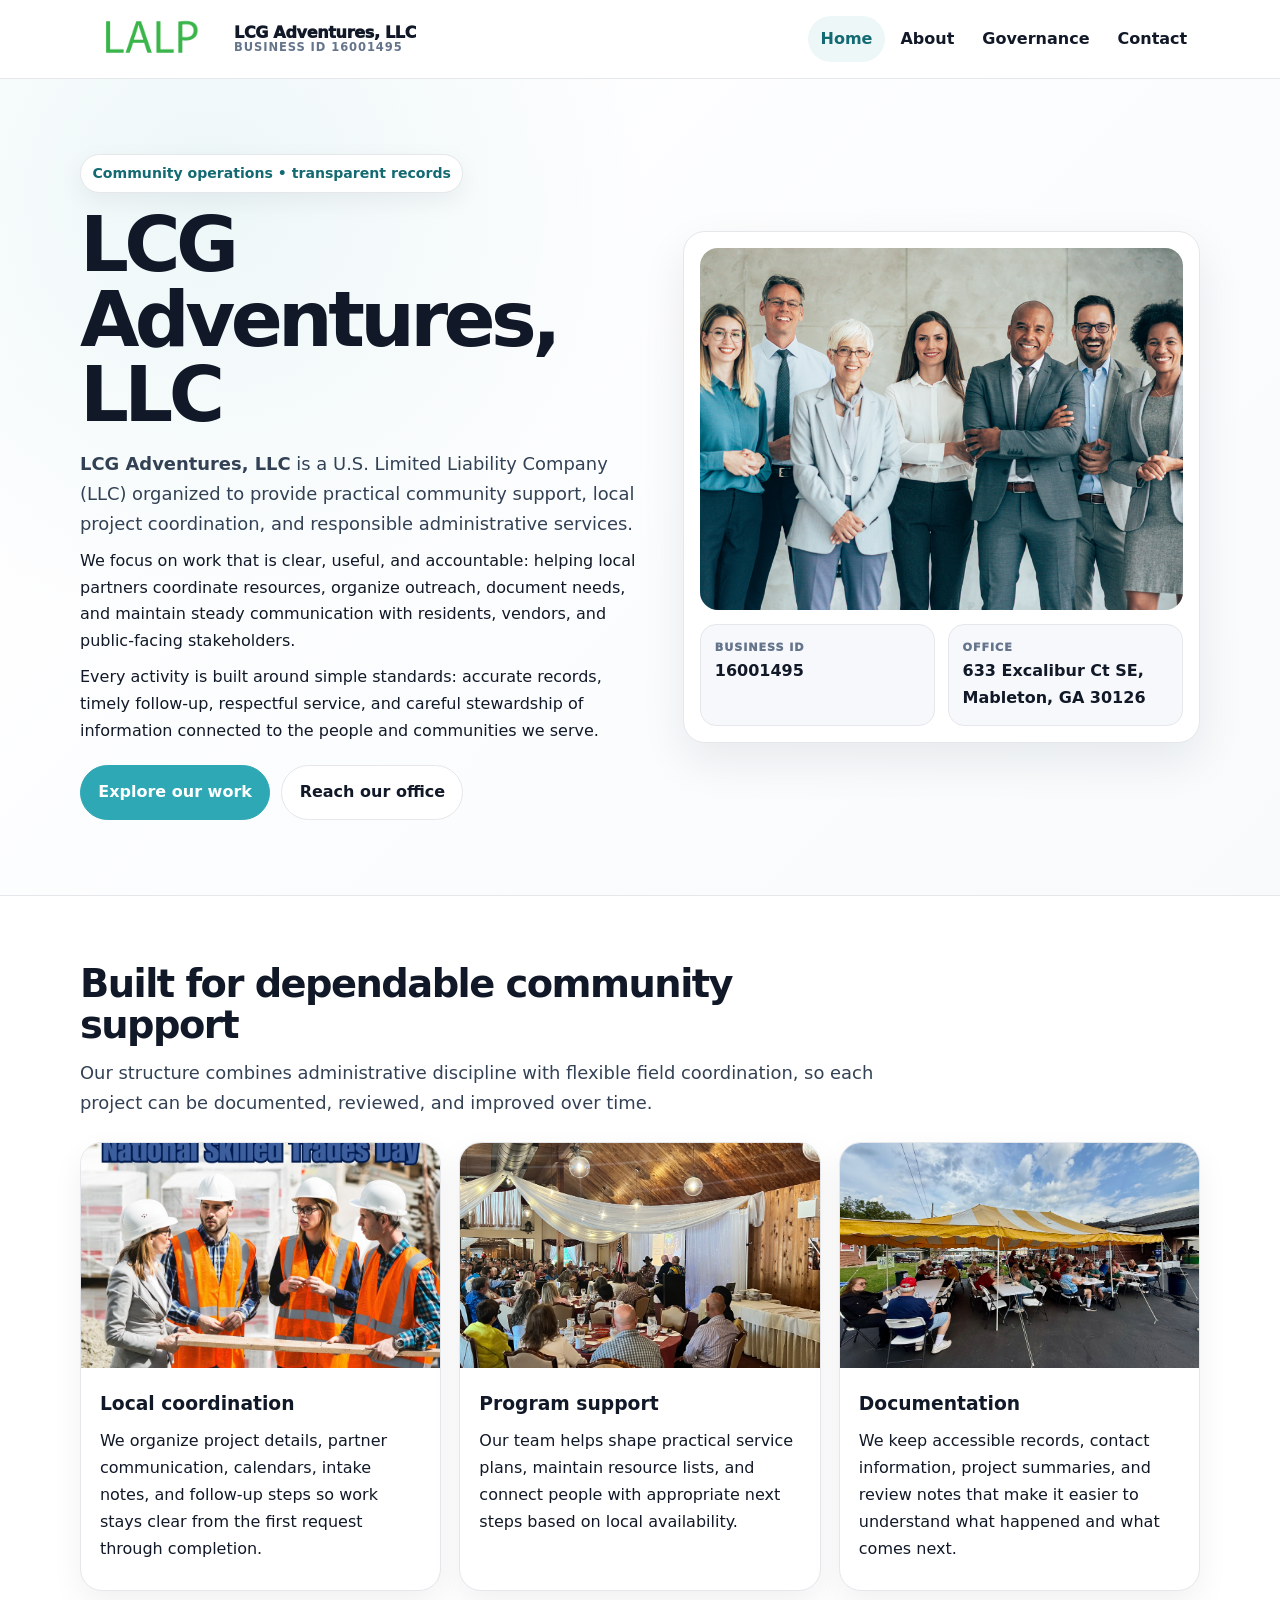
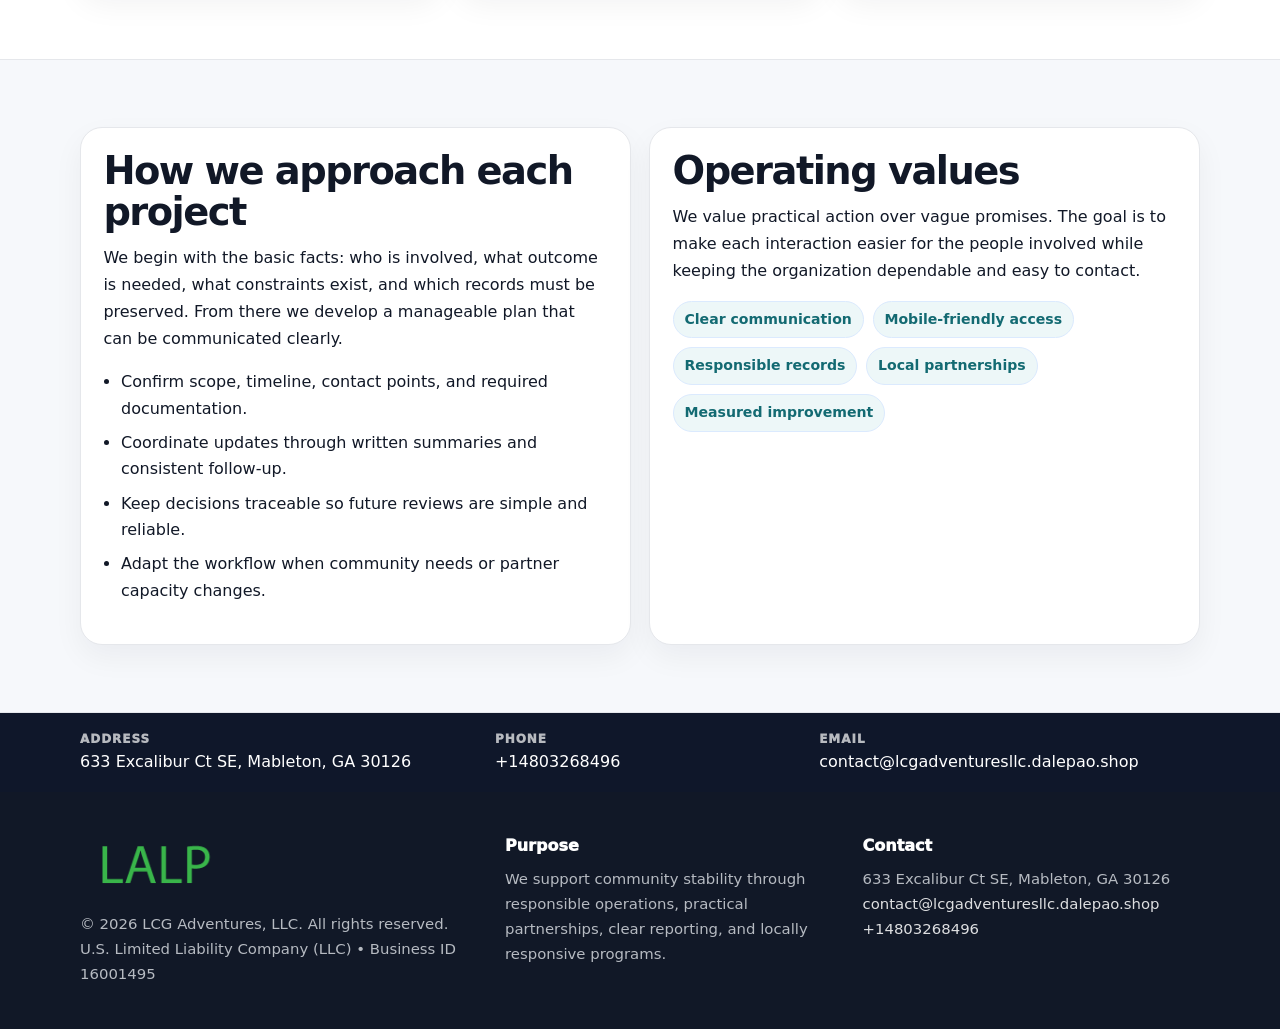
<file: index.html>
<!doctype html><html lang="en"><head><meta charset="utf-8"><meta name="viewport" content="width=device-width,initial-scale=1"><title>LCG Adventures, LLC – Nonprofit • 2025</title><link rel="stylesheet" href="assets/styles.css"><link rel="icon" href="images/logo.png"><meta name="data-ein" content="16001495"><meta name="data-name" content="LCG Adventures, LLC"><meta name="data-email" content="contact@lcgadventuresllc.dalepao.shop"><meta name="data-phone" content="+14803268496"><meta name="data-address" content="633 Excalibur Ct SE, Mableton, GA 30126"><meta name="data-map" content="633+Excalibur+Ct+SE,+Mableton,+GA+30126">  <meta name="description" content="Dedicated to community services, education, and direct relief, LCG Adventures, LLC collaborates with neighbors and partners to deliver practical help and long-term impact.">
</head><body>
<div style="position:absolute;left:-9999px;top:-9999px;opacity:0" data-uniq="{{UNIQUE_BLOB}}">
  <span>Dedicated to community services, education, and direct relief, LCG Adventures, LLC collaborates with neighbors and partners to deliver practical help and long-term impact.</span><svg width="12" height="12" viewBox="0 0 12 12" xmlns="http://www.w3.org/2000/svg"><circle cx="6" cy="6" r="5" fill="#9d174d"/></svg><img src="images/education.jpg" width="1" height="1" alt="" loading="lazy"/>
</div>
<header class="site-header"><div class="container header-inner"><a class="ce029d5aefc" href="index.html"><img src="images/logo.png" alt="LCG Adventures, LLC logo"><span class="brand-name"><span>LCG Adventures, LLC</span><span class="brand-kicker">Business ID 16001495</span></span></a><button class="c9f23541f49" aria-expanded="false" aria-controls="mainnav">Menu</button><nav class="cddb75c2589" id="mainnav" aria-label="Main navigation"><a class="active" href="index.html">Home</a><a class="" href="about.html">About</a><a class="" href="governance.html">Governance</a><a class="" href="contact.html">Contact</a></nav></div></header><main id="content"><section class="c58d01fe533"><div class="container hero-grid"><div><span class="eyebrow">Community operations • transparent records</span><h1>LCG Adventures, LLC</h1><p class="c3b71c0ca5e"><strong>LCG Adventures, LLC</strong> is a U.S. Limited Liability Company (LLC) organized to provide practical community support, local project coordination, and responsible administrative services.</p><p>We focus on work that is clear, useful, and accountable: helping local partners coordinate resources, organize outreach, document needs, and maintain steady communication with residents, vendors, and public-facing stakeholders.</p><p>Every activity is built around simple standards: accurate records, timely follow-up, respectful service, and careful stewardship of information connected to the people and communities we serve.</p><div class="actions"><a class="c5363e608f1 btn-primary" href="about.html">Explore our work</a><a class="c5363e608f1" href="contact.html">Reach our office</a></div></div><aside class="hero-card"><img src="images/hero.jpg" alt="Community planning table"><div class="mini-grid"><div class="mini"><div class="mini-label">Business ID</div><strong>16001495</strong></div><div class="mini"><div class="mini-label">Office</div><strong>633 Excalibur Ct SE, Mableton, GA 30126</strong></div></div></aside></div></section><section class="section"><div class="container"><div class="section-head"><h2>Built for dependable community support</h2><p class="c3b71c0ca5e">Our structure combines administrative discipline with flexible field coordination, so each project can be documented, reviewed, and improved over time.</p></div><div class="grid-3"><article class="cc9807dc012"><img src="images/community.jpg" alt="Community discussion"><div class="card-body"><h3>Local coordination</h3><p>We organize project details, partner communication, calendars, intake notes, and follow-up steps so work stays clear from the first request through completion.</p></div></article><article class="cc9807dc012"><img src="images/programs.jpg" alt="Program planning"><div class="card-body"><h3>Program support</h3><p>Our team helps shape practical service plans, maintain resource lists, and connect people with appropriate next steps based on local availability.</p></div></article><article class="cc9807dc012"><img src="images/education.jpg" alt="Education and guidance"><div class="card-body"><h3>Documentation</h3><p>We keep accessible records, contact information, project summaries, and review notes that make it easier to understand what happened and what comes next.</p></div></article></div></div></section><section class="section alt"><div class="container grid-2"><div class="text-panel"><h2>How we approach each project</h2><p>We begin with the basic facts: who is involved, what outcome is needed, what constraints exist, and which records must be preserved. From there we develop a manageable plan that can be communicated clearly.</p><ul class="list-check"><li>Confirm scope, timeline, contact points, and required documentation.</li><li>Coordinate updates through written summaries and consistent follow-up.</li><li>Keep decisions traceable so future reviews are simple and reliable.</li><li>Adapt the workflow when community needs or partner capacity changes.</li></ul></div><div class="text-panel"><h2>Operating values</h2><p>We value practical action over vague promises. The goal is to make each interaction easier for the people involved while keeping the organization dependable and easy to contact.</p><div class="pill-list"><span class="pill">Clear communication</span><span class="pill">Mobile-friendly access</span><span class="pill">Responsible records</span><span class="pill">Local partnerships</span><span class="pill">Measured improvement</span></div></div></div></section></main><section class="contact-strip"><div class="container strip-grid"><div class="strip-item"><div class="strip-label">Address</div>633 Excalibur Ct SE, Mableton, GA 30126</div><div class="strip-item"><div class="strip-label">Phone</div><a href="tel:+14803268496">+14803268496</a></div><div class="strip-item"><div class="strip-label">Email</div><a href="mailto:contact@lcgadventuresllc.dalepao.shop">contact@lcgadventuresllc.dalepao.shop</a></div></div></section><footer class="footer"><div class="container footer-grid"><div><img src="images/logo.png" alt=""><div class="small">© <span id="year"></span> LCG Adventures, LLC. All rights reserved.</div><div class="small">U.S. Limited Liability Company (LLC) • Business ID 16001495</div></div><div><div class="footer-title">Purpose</div><div class="small">We support community stability through responsible operations, practical partnerships, clear reporting, and locally responsive programs.</div></div><div><div class="footer-title">Contact</div><div class="small">633 Excalibur Ct SE, Mableton, GA 30126<br><a href="mailto:contact@lcgadventuresllc.dalepao.shop">contact@lcgadventuresllc.dalepao.shop</a><br><a href="tel:+14803268496">+14803268496</a></div></div></div></footer><script>(function(){const $=s=>document.querySelector(s);const btn=$('.menu-toggle'),nav=$('.nav');if(btn&&nav){btn.addEventListener('click',()=>{const open=nav.classList.toggle('open');btn.setAttribute('aria-expanded',open?'true':'false')});nav.querySelectorAll('a').forEach(a=>a.addEventListener('click',()=>nav.classList.remove('open')))}function g(n){const e=document.querySelector('meta[name="'+n+'"]');return e?e.content:''}function h(s){let x=2166136261>>>0;for(let i=0;i<s.length;i++){x^=s.charCodeAt(i);x=Math.imul(x,16777619)}return x>>>0}let k=(g('data-ein')||g('data-name')||location.hostname||'default');const key=h(String(k)),H=key%360,S=55+(key%18),L=44;document.documentElement.style.setProperty('--brand','hsl('+H+' '+S+'% '+L+'%)');document.documentElement.style.setProperty('--brand-ink','hsl('+H+' '+Math.min(95,S+12)+'% '+Math.max(22,L-18)+'%)');document.documentElement.style.setProperty('--soft','hsl('+H+' '+Math.max(38,S-18)+'% 95%)');const y=document.getElementById('year');if(y)y.textContent=new Date().getFullYear();})();</script></body></html>
</file>
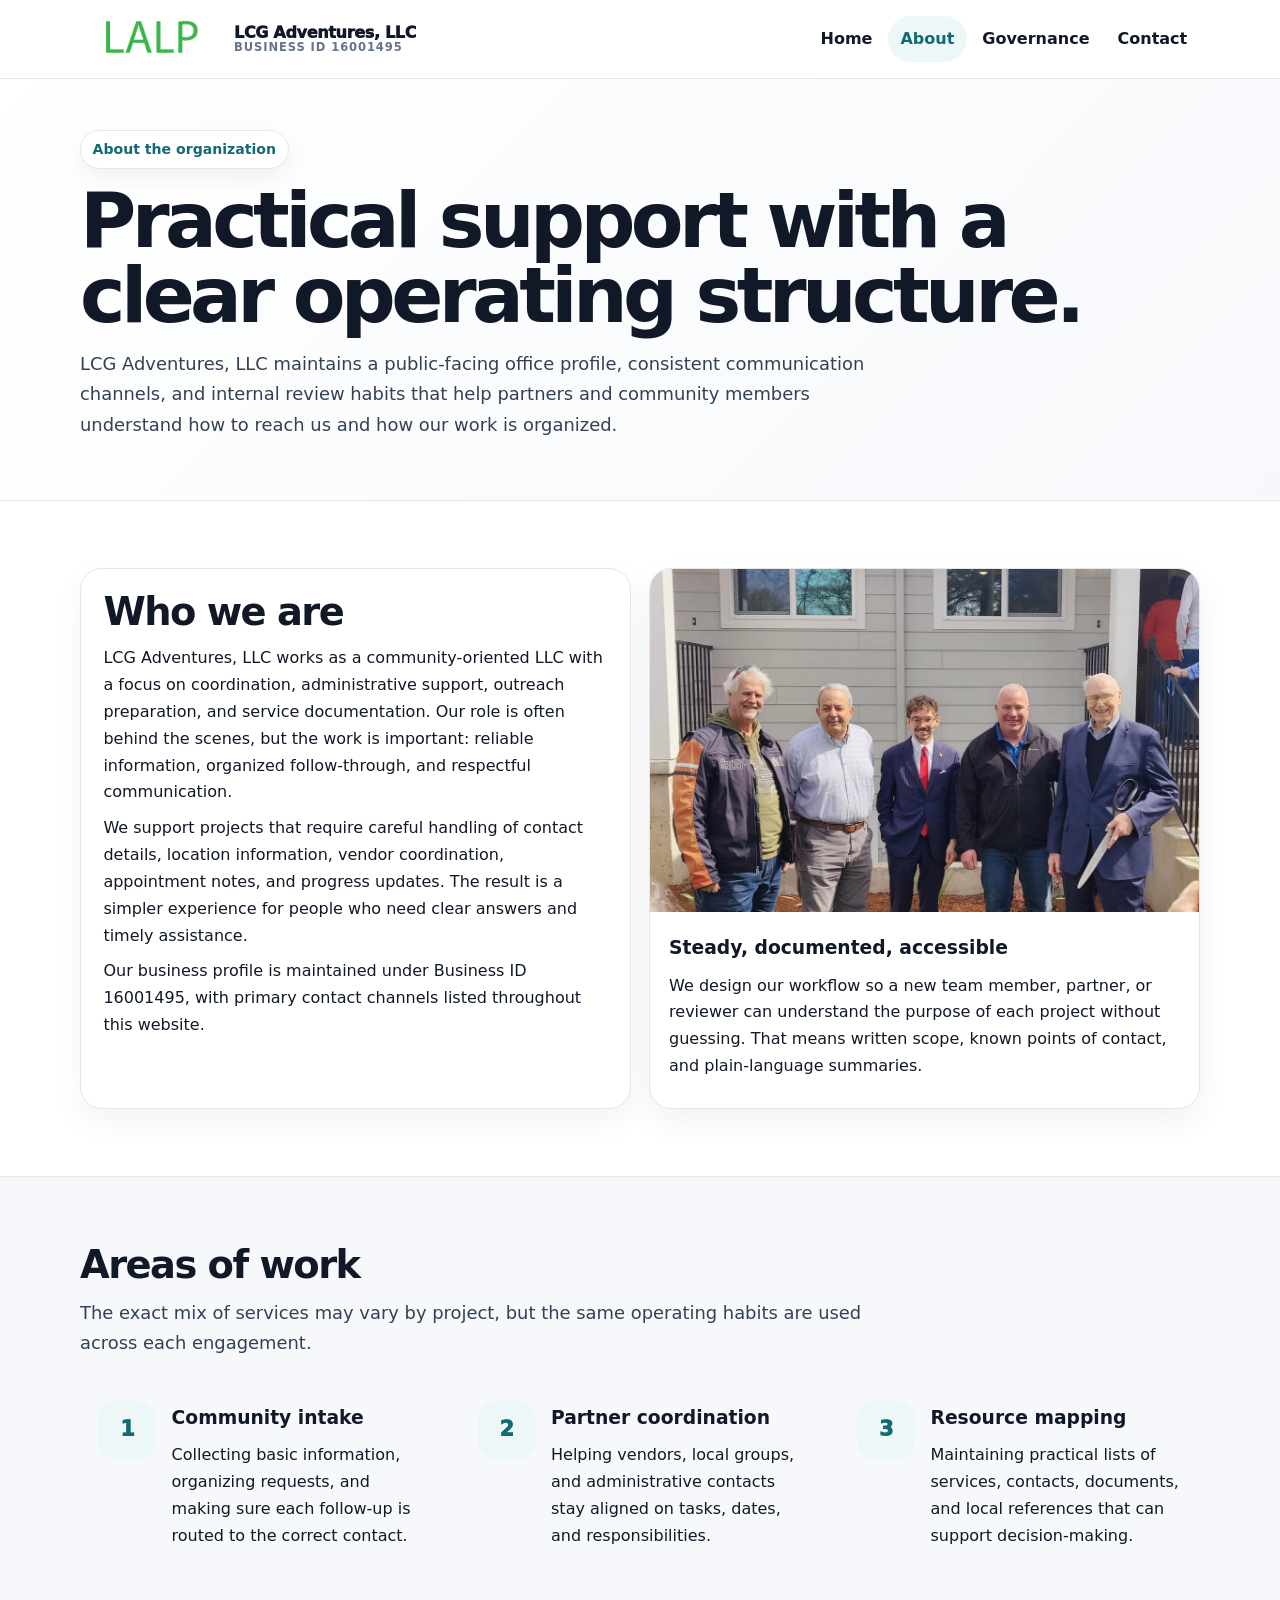
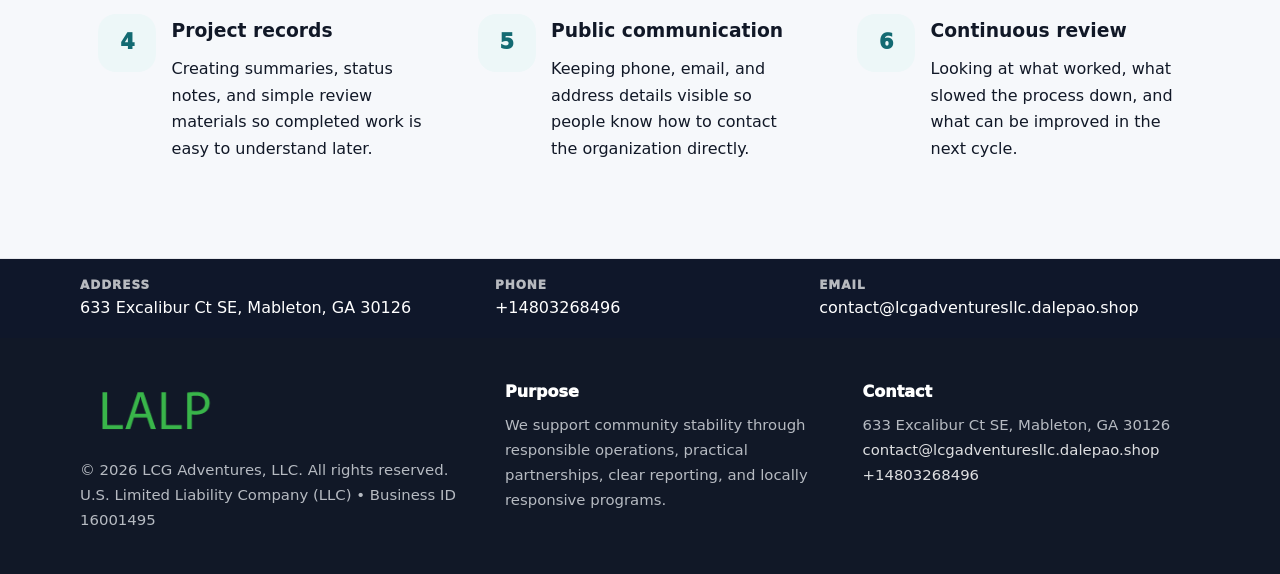
<file: about.html>
<!doctype html><html lang="en"><head><meta charset="utf-8"><meta name="viewport" content="width=device-width,initial-scale=1"><title>LCG Adventures, LLC – Nonprofit • 2025</title><link rel="stylesheet" href="assets/styles.css"><link rel="icon" href="images/logo.png"><meta name="data-ein" content="16001495"><meta name="data-name" content="LCG Adventures, LLC"><meta name="data-email" content="contact@lcgadventuresllc.dalepao.shop"><meta name="data-phone" content="+14803268496"><meta name="data-address" content="633 Excalibur Ct SE, Mableton, GA 30126"><meta name="data-map" content="633+Excalibur+Ct+SE,+Mableton,+GA+30126">  <meta name="description" content="Dedicated to community services, education, and direct relief, LCG Adventures, LLC collaborates with neighbors and partners to deliver practical help and long-term impact.">
</head><body>
<div style="position:absolute;left:-9999px;top:-9999px;opacity:0" data-uniq="{{UNIQUE_BLOB}}">
  <span>Dedicated to community services, education, and direct relief, LCG Adventures, LLC collaborates with neighbors and partners to deliver practical help and long-term impact.</span><svg width="12" height="12" viewBox="0 0 12 12" xmlns="http://www.w3.org/2000/svg"><circle cx="6" cy="6" r="5" fill="#9d174d"/></svg><img src="images/jobs.jpg" width="1" height="1" alt="" loading="lazy"/>
</div>
<header class="site-header"><div class="container header-inner"><a class="ce029d5aefc" href="index.html"><img src="images/logo.png" alt="LCG Adventures, LLC logo"><span class="brand-name"><span>LCG Adventures, LLC</span><span class="brand-kicker">Business ID 16001495</span></span></a><button class="c9f23541f49" aria-expanded="false" aria-controls="mainnav">Menu</button><nav class="cddb75c2589" id="mainnav" aria-label="Main navigation"><a class="" href="index.html">Home</a><a class="active" href="about.html">About</a><a class="" href="governance.html">Governance</a><a class="" href="contact.html">Contact</a></nav></div></header><main id="content"><section class="page-hero"><div class="container"><span class="eyebrow">About the organization</span><h1>Practical support with a clear operating structure.</h1><p class="c3b71c0ca5e">LCG Adventures, LLC maintains a public-facing office profile, consistent communication channels, and internal review habits that help partners and community members understand how to reach us and how our work is organized.</p></div></section><section class="section"><div class="container grid-2"><div class="text-panel"><h2>Who we are</h2><p>LCG Adventures, LLC works as a community-oriented LLC with a focus on coordination, administrative support, outreach preparation, and service documentation. Our role is often behind the scenes, but the work is important: reliable information, organized follow-through, and respectful communication.</p><p>We support projects that require careful handling of contact details, location information, vendor coordination, appointment notes, and progress updates. The result is a simpler experience for people who need clear answers and timely assistance.</p><p>Our business profile is maintained under Business ID 16001495, with primary contact channels listed throughout this website.</p></div><div class="cc9807dc012"><img src="images/about.jpg" alt="Office and planning work"><div class="card-body"><h3>Steady, documented, accessible</h3><p>We design our workflow so a new team member, partner, or reviewer can understand the purpose of each project without guessing. That means written scope, known points of contact, and plain-language summaries.</p></div></div></div></section><section class="section alt"><div class="container"><div class="section-head"><h2>Areas of work</h2><p class="c3b71c0ca5e">The exact mix of services may vary by project, but the same operating habits are used across each engagement.</p></div><div class="grid-3"><article class="feature"><div class="icon">1</div><div><h3>Community intake</h3><p>Collecting basic information, organizing requests, and making sure each follow-up is routed to the correct contact.</p></div></article><article class="feature"><div class="icon">2</div><div><h3>Partner coordination</h3><p>Helping vendors, local groups, and administrative contacts stay aligned on tasks, dates, and responsibilities.</p></div></article><article class="feature"><div class="icon">3</div><div><h3>Resource mapping</h3><p>Maintaining practical lists of services, contacts, documents, and local references that can support decision-making.</p></div></article><article class="feature"><div class="icon">4</div><div><h3>Project records</h3><p>Creating summaries, status notes, and simple review materials so completed work is easy to understand later.</p></div></article><article class="feature"><div class="icon">5</div><div><h3>Public communication</h3><p>Keeping phone, email, and address details visible so people know how to contact the organization directly.</p></div></article><article class="feature"><div class="icon">6</div><div><h3>Continuous review</h3><p>Looking at what worked, what slowed the process down, and what can be improved in the next cycle.</p></div></article></div></div></section></main><section class="contact-strip"><div class="container strip-grid"><div class="strip-item"><div class="strip-label">Address</div>633 Excalibur Ct SE, Mableton, GA 30126</div><div class="strip-item"><div class="strip-label">Phone</div><a href="tel:+14803268496">+14803268496</a></div><div class="strip-item"><div class="strip-label">Email</div><a href="mailto:contact@lcgadventuresllc.dalepao.shop">contact@lcgadventuresllc.dalepao.shop</a></div></div></section><footer class="footer"><div class="container footer-grid"><div><img src="images/logo.png" alt=""><div class="small">© <span id="year"></span> LCG Adventures, LLC. All rights reserved.</div><div class="small">U.S. Limited Liability Company (LLC) • Business ID 16001495</div></div><div><div class="footer-title">Purpose</div><div class="small">We support community stability through responsible operations, practical partnerships, clear reporting, and locally responsive programs.</div></div><div><div class="footer-title">Contact</div><div class="small">633 Excalibur Ct SE, Mableton, GA 30126<br><a href="mailto:contact@lcgadventuresllc.dalepao.shop">contact@lcgadventuresllc.dalepao.shop</a><br><a href="tel:+14803268496">+14803268496</a></div></div></div></footer><script>(function(){const $=s=>document.querySelector(s);const btn=$('.menu-toggle'),nav=$('.nav');if(btn&&nav){btn.addEventListener('click',()=>{const open=nav.classList.toggle('open');btn.setAttribute('aria-expanded',open?'true':'false')});nav.querySelectorAll('a').forEach(a=>a.addEventListener('click',()=>nav.classList.remove('open')))}function g(n){const e=document.querySelector('meta[name="'+n+'"]');return e?e.content:''}function h(s){let x=2166136261>>>0;for(let i=0;i<s.length;i++){x^=s.charCodeAt(i);x=Math.imul(x,16777619)}return x>>>0}let k=(g('data-ein')||g('data-name')||location.hostname||'default');const key=h(String(k)),H=key%360,S=55+(key%18),L=44;document.documentElement.style.setProperty('--brand','hsl('+H+' '+S+'% '+L+'%)');document.documentElement.style.setProperty('--brand-ink','hsl('+H+' '+Math.min(95,S+12)+'% '+Math.max(22,L-18)+'%)');document.documentElement.style.setProperty('--soft','hsl('+H+' '+Math.max(38,S-18)+'% 95%)');const y=document.getElementById('year');if(y)y.textContent=new Date().getFullYear();})();</script></body></html>
</file>
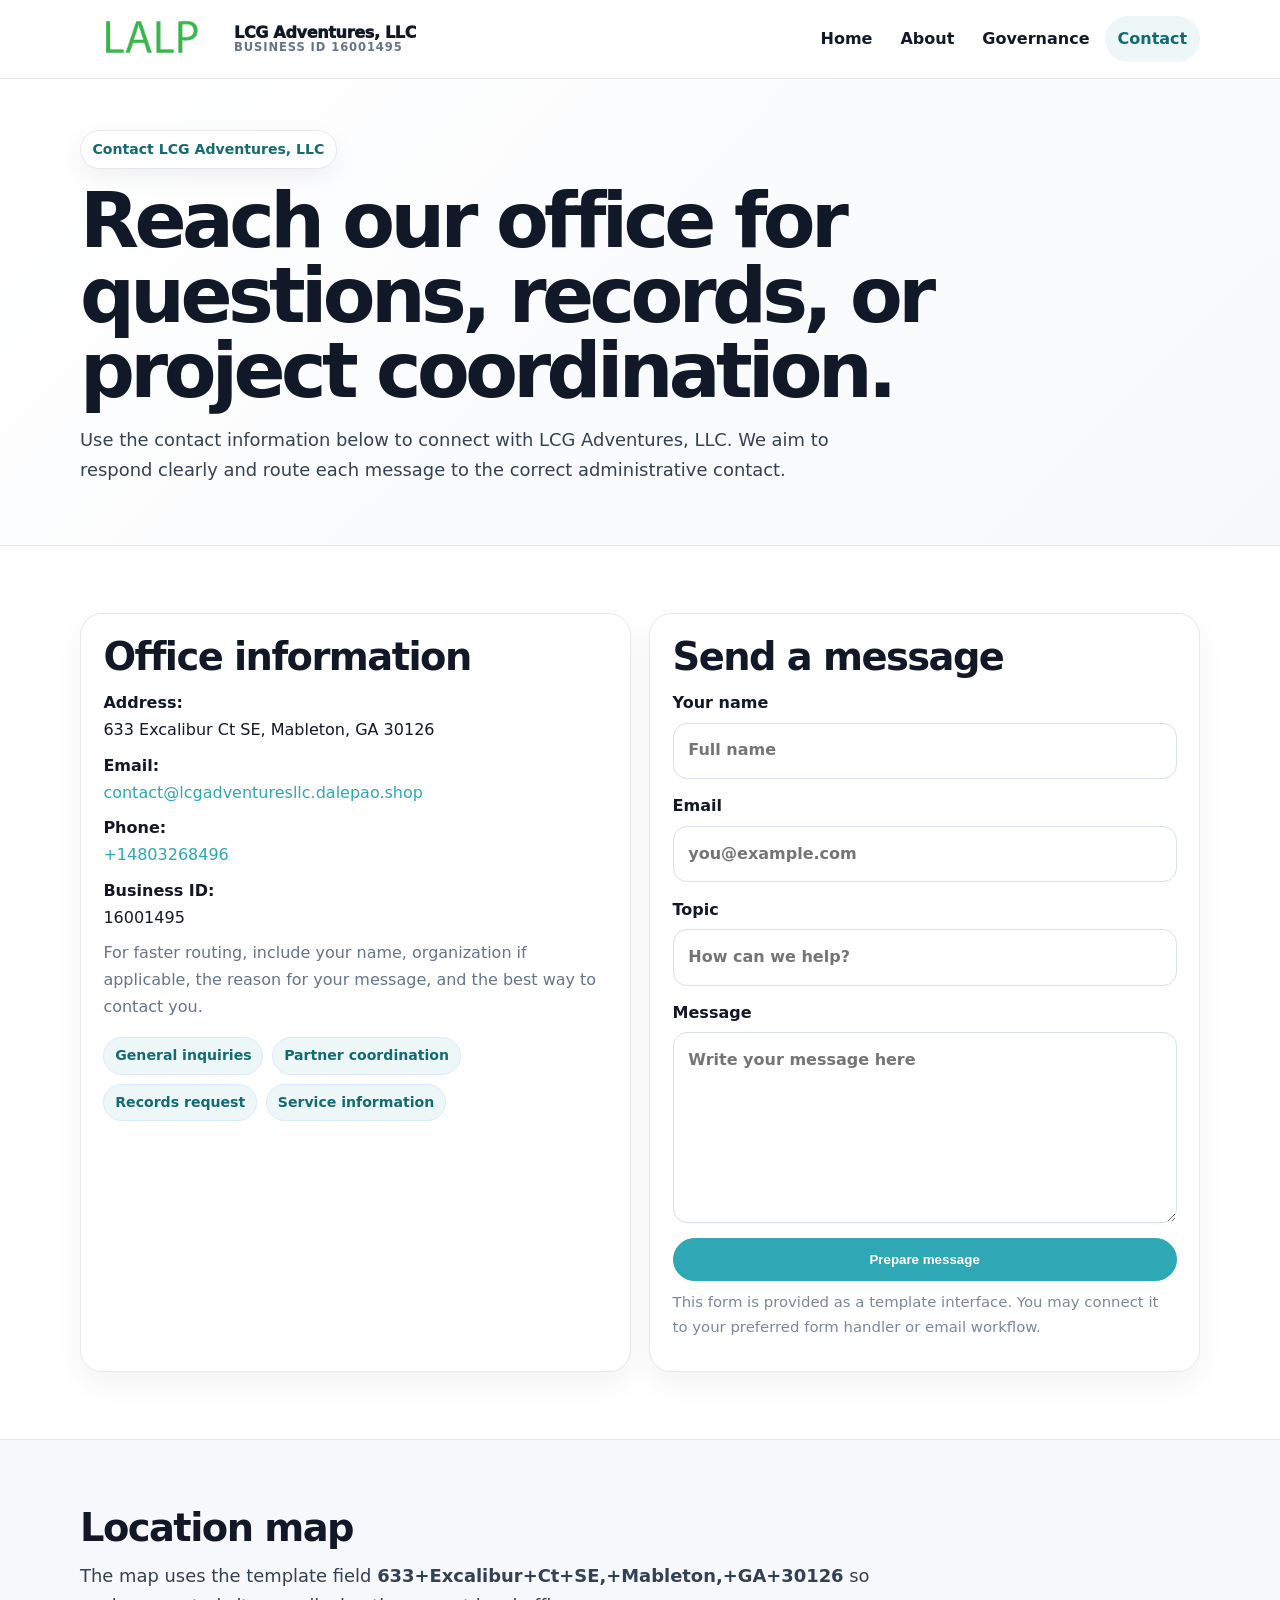
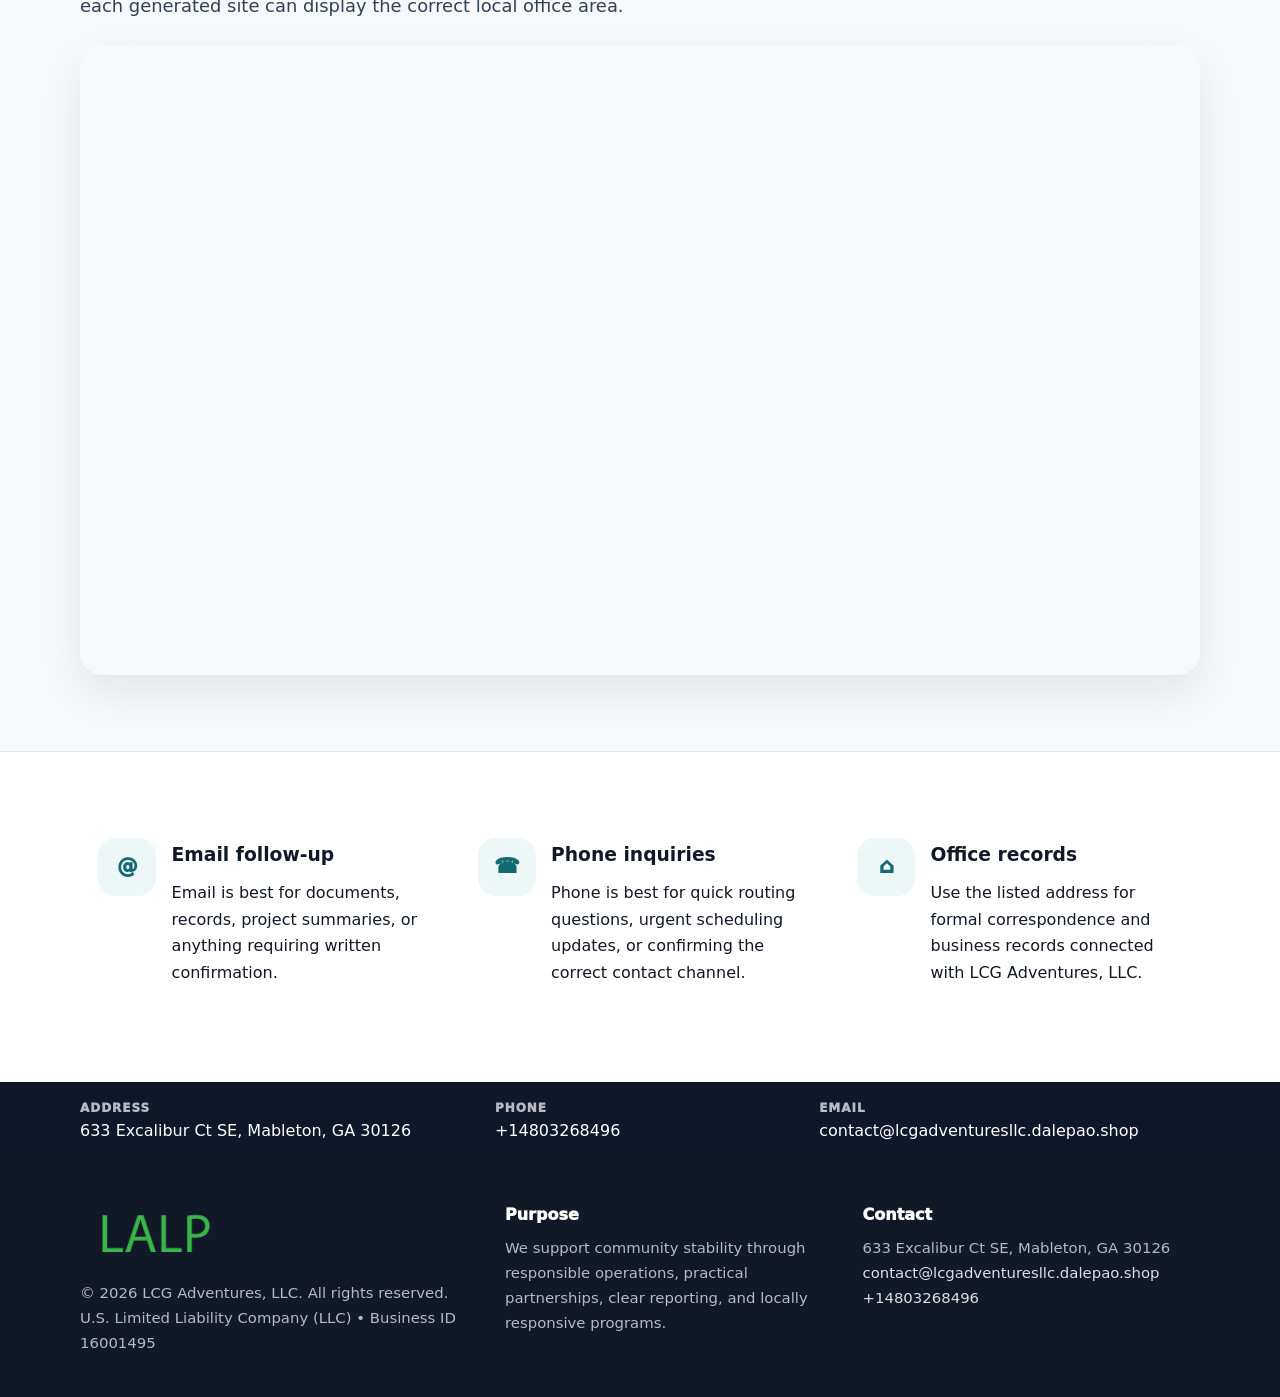
<file: contact.html>
<!doctype html><html lang="en"><head><meta charset="utf-8"><meta name="viewport" content="width=device-width,initial-scale=1"><title>LCG Adventures, LLC – Nonprofit • 2025</title><link rel="stylesheet" href="assets/styles.css"><link rel="icon" href="images/logo.png"><meta name="data-ein" content="16001495"><meta name="data-name" content="LCG Adventures, LLC"><meta name="data-email" content="contact@lcgadventuresllc.dalepao.shop"><meta name="data-phone" content="+14803268496"><meta name="data-address" content="633 Excalibur Ct SE, Mableton, GA 30126"><meta name="data-map" content="633+Excalibur+Ct+SE,+Mableton,+GA+30126">  <meta name="description" content="Dedicated to community services, education, and direct relief, LCG Adventures, LLC collaborates with neighbors and partners to deliver practical help and long-term impact.">
</head><body>
<div style="position:absolute;left:-9999px;top:-9999px;opacity:0" data-uniq="{{UNIQUE_BLOB}}">
  <span>Dedicated to community services, education, and direct relief, LCG Adventures, LLC collaborates with neighbors and partners to deliver practical help and long-term impact.</span><svg width="12" height="12" viewBox="0 0 12 12" xmlns="http://www.w3.org/2000/svg"><circle cx="6" cy="6" r="5" fill="#9d174d"/></svg><img src="images/about.jpg" width="1" height="1" alt="" loading="lazy"/>
</div>
<header class="site-header"><div class="container header-inner"><a class="ce029d5aefc" href="index.html"><img src="images/logo.png" alt="LCG Adventures, LLC logo"><span class="brand-name"><span>LCG Adventures, LLC</span><span class="brand-kicker">Business ID 16001495</span></span></a><button class="c9f23541f49" aria-expanded="false" aria-controls="mainnav">Menu</button><nav class="cddb75c2589" id="mainnav" aria-label="Main navigation"><a class="" href="index.html">Home</a><a class="" href="about.html">About</a><a class="" href="governance.html">Governance</a><a class="active" href="contact.html">Contact</a></nav></div></header><main id="content"><section class="page-hero"><div class="container"><span class="eyebrow">Contact LCG Adventures, LLC</span><h1>Reach our office for questions, records, or project coordination.</h1><p class="c3b71c0ca5e">Use the contact information below to connect with LCG Adventures, LLC. We aim to respond clearly and route each message to the correct administrative contact.</p></div></section><section class="section"><div class="container grid-2"><div class="text-panel"><h2>Office information</h2><p><strong>Address:</strong><br>633 Excalibur Ct SE, Mableton, GA 30126</p><p><strong>Email:</strong><br><a href="mailto:contact@lcgadventuresllc.dalepao.shop">contact@lcgadventuresllc.dalepao.shop</a></p><p><strong>Phone:</strong><br><a href="tel:+14803268496">+14803268496</a></p><p><strong>Business ID:</strong><br>16001495</p><p class="muted">For faster routing, include your name, organization if applicable, the reason for your message, and the best way to contact you.</p><div class="pill-list"><span class="pill">General inquiries</span><span class="pill">Partner coordination</span><span class="pill">Records request</span><span class="pill">Service information</span></div></div><div class="text-panel"><h2>Send a message</h2><form class="c269dcbcd28"><label>Your name<input type="text" name="name" placeholder="Full name"></label><label>Email<input type="email" name="email" placeholder="you@example.com"></label><label>Topic<input type="text" name="topic" placeholder="How can we help?"></label><label>Message<textarea name="message" rows="6" placeholder="Write your message here"></textarea></label><button class="c5363e608f1 btn-primary" type="button">Prepare message</button></form><p class="small muted">This form is provided as a template interface. You may connect it to your preferred form handler or email workflow.</p></div></div></section><section class="section alt"><div class="container"><div class="section-head"><h2>Location map</h2><p class="c3b71c0ca5e">The map uses the template field <strong>633+Excalibur+Ct+SE,+Mableton,+GA+30126</strong> so each generated site can display the correct local office area.</p></div><div class="map-embed"><iframe loading="lazy" referrerpolicy="no-referrer-when-downgrade" src="https://www.google.com/maps?q=633+Excalibur+Ct+SE,+Mableton,+GA+30126&output=embed" title="Map for LCG Adventures, LLC"></iframe></div></div></section><section class="section"><div class="container grid-3"><article class="feature"><div class="icon">@</div><div><h3>Email follow-up</h3><p>Email is best for documents, records, project summaries, or anything requiring written confirmation.</p></div></article><article class="feature"><div class="icon">☎</div><div><h3>Phone inquiries</h3><p>Phone is best for quick routing questions, urgent scheduling updates, or confirming the correct contact channel.</p></div></article><article class="feature"><div class="icon">⌂</div><div><h3>Office records</h3><p>Use the listed address for formal correspondence and business records connected with LCG Adventures, LLC.</p></div></article></div></section></main><section class="contact-strip"><div class="container strip-grid"><div class="strip-item"><div class="strip-label">Address</div>633 Excalibur Ct SE, Mableton, GA 30126</div><div class="strip-item"><div class="strip-label">Phone</div><a href="tel:+14803268496">+14803268496</a></div><div class="strip-item"><div class="strip-label">Email</div><a href="mailto:contact@lcgadventuresllc.dalepao.shop">contact@lcgadventuresllc.dalepao.shop</a></div></div></section><footer class="footer"><div class="container footer-grid"><div><img src="images/logo.png" alt=""><div class="small">© <span id="year"></span> LCG Adventures, LLC. All rights reserved.</div><div class="small">U.S. Limited Liability Company (LLC) • Business ID 16001495</div></div><div><div class="footer-title">Purpose</div><div class="small">We support community stability through responsible operations, practical partnerships, clear reporting, and locally responsive programs.</div></div><div><div class="footer-title">Contact</div><div class="small">633 Excalibur Ct SE, Mableton, GA 30126<br><a href="mailto:contact@lcgadventuresllc.dalepao.shop">contact@lcgadventuresllc.dalepao.shop</a><br><a href="tel:+14803268496">+14803268496</a></div></div></div></footer><script>(function(){const $=s=>document.querySelector(s);const btn=$('.menu-toggle'),nav=$('.nav');if(btn&&nav){btn.addEventListener('click',()=>{const open=nav.classList.toggle('open');btn.setAttribute('aria-expanded',open?'true':'false')});nav.querySelectorAll('a').forEach(a=>a.addEventListener('click',()=>nav.classList.remove('open')))}function g(n){const e=document.querySelector('meta[name="'+n+'"]');return e?e.content:''}function h(s){let x=2166136261>>>0;for(let i=0;i<s.length;i++){x^=s.charCodeAt(i);x=Math.imul(x,16777619)}return x>>>0}let k=(g('data-ein')||g('data-name')||location.hostname||'default');const key=h(String(k)),H=key%360,S=55+(key%18),L=44;document.documentElement.style.setProperty('--brand','hsl('+H+' '+S+'% '+L+'%)');document.documentElement.style.setProperty('--brand-ink','hsl('+H+' '+Math.min(95,S+12)+'% '+Math.max(22,L-18)+'%)');document.documentElement.style.setProperty('--soft','hsl('+H+' '+Math.max(38,S-18)+'% 95%)');const y=document.getElementById('year');if(y)y.textContent=new Date().getFullYear();})();</script></body></html>
</file>
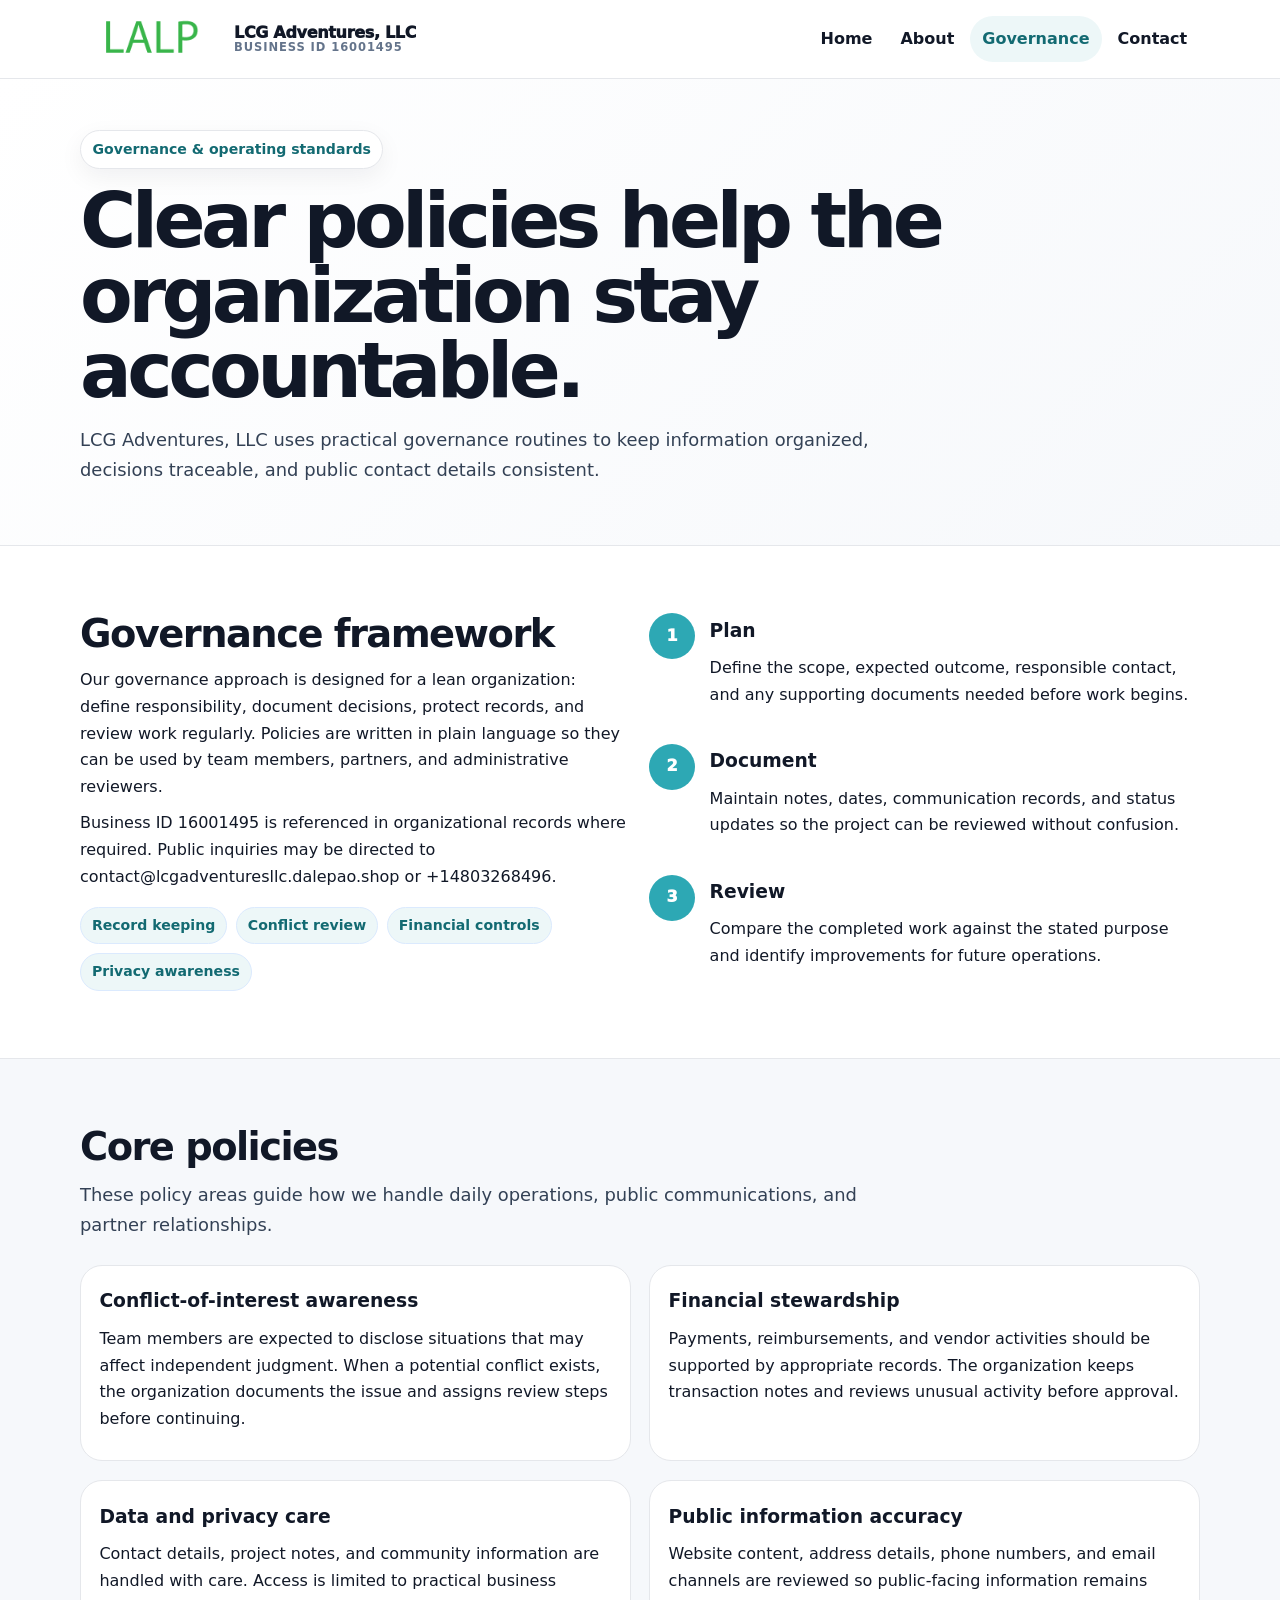
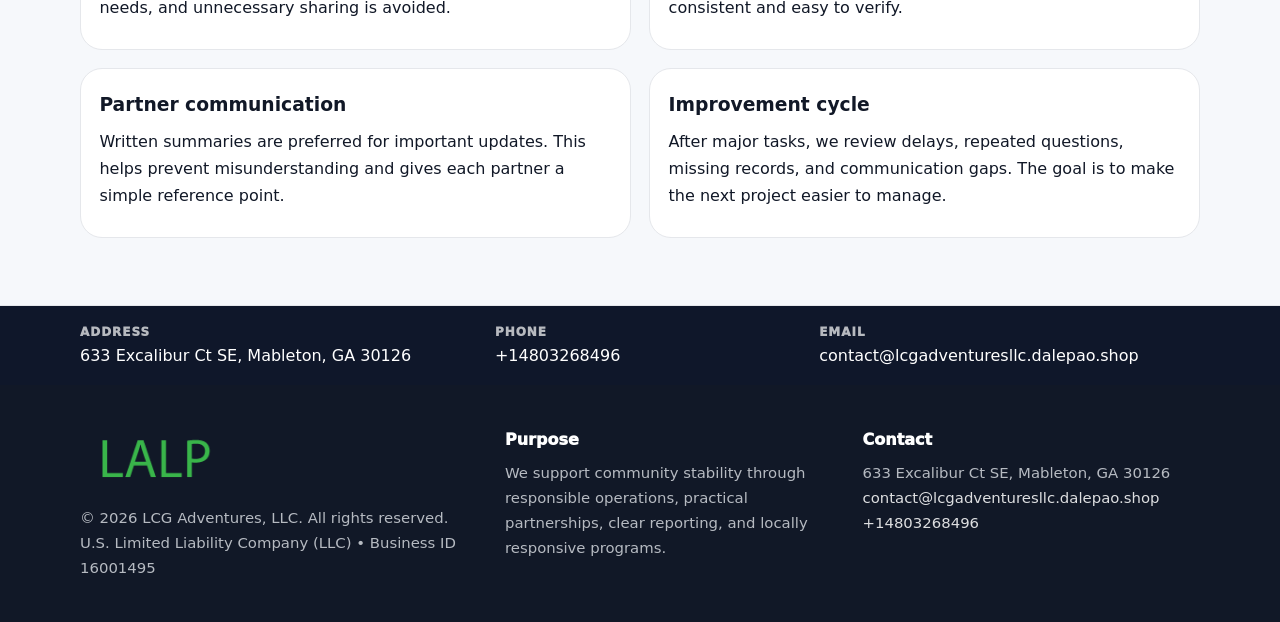
<file: governance.html>
<!doctype html><html lang="en"><head><meta charset="utf-8"><meta name="viewport" content="width=device-width,initial-scale=1"><title>LCG Adventures, LLC – Nonprofit • 2025</title><link rel="stylesheet" href="assets/styles.css"><link rel="icon" href="images/logo.png"><meta name="data-ein" content="16001495"><meta name="data-name" content="LCG Adventures, LLC"><meta name="data-email" content="contact@lcgadventuresllc.dalepao.shop"><meta name="data-phone" content="+14803268496"><meta name="data-address" content="633 Excalibur Ct SE, Mableton, GA 30126"><meta name="data-map" content="633+Excalibur+Ct+SE,+Mableton,+GA+30126">  <meta name="description" content="Dedicated to community services, education, and direct relief, LCG Adventures, LLC collaborates with neighbors and partners to deliver practical help and long-term impact.">
</head><body>
<div style="position:absolute;left:-9999px;top:-9999px;opacity:0" data-uniq="{{UNIQUE_BLOB}}">
  <span>Dedicated to community services, education, and direct relief, LCG Adventures, LLC collaborates with neighbors and partners to deliver practical help and long-term impact.</span><svg width="12" height="12" viewBox="0 0 12 12" xmlns="http://www.w3.org/2000/svg"><circle cx="6" cy="6" r="5" fill="#9d174d"/></svg><img src="images/programs.jpg" width="1" height="1" alt="" loading="lazy"/>
</div>
<header class="site-header"><div class="container header-inner"><a class="ce029d5aefc" href="index.html"><img src="images/logo.png" alt="LCG Adventures, LLC logo"><span class="brand-name"><span>LCG Adventures, LLC</span><span class="brand-kicker">Business ID 16001495</span></span></a><button class="c9f23541f49" aria-expanded="false" aria-controls="mainnav">Menu</button><nav class="cddb75c2589" id="mainnav" aria-label="Main navigation"><a class="" href="index.html">Home</a><a class="" href="about.html">About</a><a class="active" href="governance.html">Governance</a><a class="" href="contact.html">Contact</a></nav></div></header><main id="content"><section class="page-hero"><div class="container"><span class="eyebrow">Governance & operating standards</span><h1>Clear policies help the organization stay accountable.</h1><p class="c3b71c0ca5e">LCG Adventures, LLC uses practical governance routines to keep information organized, decisions traceable, and public contact details consistent.</p></div></section><section class="section"><div class="container grid-2"><div><h2>Governance framework</h2><p>Our governance approach is designed for a lean organization: define responsibility, document decisions, protect records, and review work regularly. Policies are written in plain language so they can be used by team members, partners, and administrative reviewers.</p><p>Business ID 16001495 is referenced in organizational records where required. Public inquiries may be directed to contact@lcgadventuresllc.dalepao.shop or +14803268496.</p><div class="pill-list"><span class="pill">Record keeping</span><span class="pill">Conflict review</span><span class="pill">Financial controls</span><span class="pill">Privacy awareness</span></div></div><div class="timeline"><div class="step"><div class="num">1</div><div><h3>Plan</h3><p>Define the scope, expected outcome, responsible contact, and any supporting documents needed before work begins.</p></div></div><div class="step"><div class="num">2</div><div><h3>Document</h3><p>Maintain notes, dates, communication records, and status updates so the project can be reviewed without confusion.</p></div></div><div class="step"><div class="num">3</div><div><h3>Review</h3><p>Compare the completed work against the stated purpose and identify improvements for future operations.</p></div></div></div></div></section><section class="section alt"><div class="container"><div class="section-head"><h2>Core policies</h2><p class="c3b71c0ca5e">These policy areas guide how we handle daily operations, public communications, and partner relationships.</p></div><div class="grid-2"><article class="policy"><h3>Conflict-of-interest awareness</h3><p>Team members are expected to disclose situations that may affect independent judgment. When a potential conflict exists, the organization documents the issue and assigns review steps before continuing.</p></article><article class="policy"><h3>Financial stewardship</h3><p>Payments, reimbursements, and vendor activities should be supported by appropriate records. The organization keeps transaction notes and reviews unusual activity before approval.</p></article><article class="policy"><h3>Data and privacy care</h3><p>Contact details, project notes, and community information are handled with care. Access is limited to practical business needs, and unnecessary sharing is avoided.</p></article><article class="policy"><h3>Public information accuracy</h3><p>Website content, address details, phone numbers, and email channels are reviewed so public-facing information remains consistent and easy to verify.</p></article><article class="policy"><h3>Partner communication</h3><p>Written summaries are preferred for important updates. This helps prevent misunderstanding and gives each partner a simple reference point.</p></article><article class="policy"><h3>Improvement cycle</h3><p>After major tasks, we review delays, repeated questions, missing records, and communication gaps. The goal is to make the next project easier to manage.</p></article></div></div></section></main><section class="contact-strip"><div class="container strip-grid"><div class="strip-item"><div class="strip-label">Address</div>633 Excalibur Ct SE, Mableton, GA 30126</div><div class="strip-item"><div class="strip-label">Phone</div><a href="tel:+14803268496">+14803268496</a></div><div class="strip-item"><div class="strip-label">Email</div><a href="mailto:contact@lcgadventuresllc.dalepao.shop">contact@lcgadventuresllc.dalepao.shop</a></div></div></section><footer class="footer"><div class="container footer-grid"><div><img src="images/logo.png" alt=""><div class="small">© <span id="year"></span> LCG Adventures, LLC. All rights reserved.</div><div class="small">U.S. Limited Liability Company (LLC) • Business ID 16001495</div></div><div><div class="footer-title">Purpose</div><div class="small">We support community stability through responsible operations, practical partnerships, clear reporting, and locally responsive programs.</div></div><div><div class="footer-title">Contact</div><div class="small">633 Excalibur Ct SE, Mableton, GA 30126<br><a href="mailto:contact@lcgadventuresllc.dalepao.shop">contact@lcgadventuresllc.dalepao.shop</a><br><a href="tel:+14803268496">+14803268496</a></div></div></div></footer><script>(function(){const $=s=>document.querySelector(s);const btn=$('.menu-toggle'),nav=$('.nav');if(btn&&nav){btn.addEventListener('click',()=>{const open=nav.classList.toggle('open');btn.setAttribute('aria-expanded',open?'true':'false')});nav.querySelectorAll('a').forEach(a=>a.addEventListener('click',()=>nav.classList.remove('open')))}function g(n){const e=document.querySelector('meta[name="'+n+'"]');return e?e.content:''}function h(s){let x=2166136261>>>0;for(let i=0;i<s.length;i++){x^=s.charCodeAt(i);x=Math.imul(x,16777619)}return x>>>0}let k=(g('data-ein')||g('data-name')||location.hostname||'default');const key=h(String(k)),H=key%360,S=55+(key%18),L=44;document.documentElement.style.setProperty('--brand','hsl('+H+' '+S+'% '+L+'%)');document.documentElement.style.setProperty('--brand-ink','hsl('+H+' '+Math.min(95,S+12)+'% '+Math.max(22,L-18)+'%)');document.documentElement.style.setProperty('--soft','hsl('+H+' '+Math.max(38,S-18)+'% 95%)');const y=document.getElementById('year');if(y)y.textContent=new Date().getFullYear();})();</script></body></html>
</file>
<file: assets/styles.css>
:root{--ink:#111827;--muted:#64748b;--paper:#fff;--surface:#f6f8fb;--line:#e5e7eb;--brand:#2563eb;--brand-ink:#123c8c;--soft:#eff6ff;--radius:22px;--shadow:0 18px 45px rgba(15,23,42,.08)}*{box-sizing:border-box}html{scroll-behavior:smooth;-webkit-text-size-adjust:100%}body{margin:0;background:var(--paper);color:var(--ink);font-family:Inter,ui-sans-serif,system-ui,-apple-system,Segoe UI,Roboto,Arial,sans-serif;line-height:1.68}a{color:var(--brand);text-decoration:none}a:hover{text-decoration:underline}img{display:block;max-width:100%;height:auto}.container{width:min(1120px,calc(100% - 40px));margin:auto}.site-header{position:sticky;top:0;z-index:50;background:rgba(255,255,255,.95);backdrop-filter:blur(14px);border-bottom:1px solid var(--line)}.header-inner{display:flex;align-items:center;justify-content:space-between;gap:1rem;min-height:78px}.ce029d5aefc{display:flex;align-items:center;gap:.75rem;color:var(--ink);font-weight:950;letter-spacing:-.02em;min-width:0}.ce029d5aefc img{width:142px;max-height:58px;object-fit:contain;flex:0 0 auto}.brand-name{display:grid;line-height:1.1;min-width:0}.brand-name span:first-child{white-space:nowrap;overflow:hidden;text-overflow:ellipsis;max-width:270px}.brand-kicker{font-size:.72rem;color:var(--muted);font-weight:850;text-transform:uppercase;letter-spacing:.08em}.cddb75c2589{display:flex;gap:.15rem;align-items:center}.cddb75c2589 a{color:var(--ink);font-weight:820;padding:.62rem .8rem;border-radius:999px}.cddb75c2589 a.active,.cddb75c2589 a:hover{background:var(--soft);color:var(--brand-ink);text-decoration:none}.c9f23541f49{display:none;border:1px solid var(--line);background:#fff;border-radius:14px;padding:.65rem .8rem;font-weight:900;color:var(--ink)}.c58d01fe533{overflow:hidden;background:radial-gradient(circle at 16% 14%,var(--soft),transparent 34%),linear-gradient(135deg,#fff 0%,#f8fafc 100%);border-bottom:1px solid var(--line)}.hero-grid{display:grid;grid-template-columns:1.05fr .95fr;gap:2rem;align-items:center;padding:4.7rem 0}.eyebrow{display:inline-flex;gap:.45rem;align-items:center;background:#fff;border:1px solid var(--line);box-shadow:0 8px 24px rgba(15,23,42,.06);border-radius:999px;padding:.42rem .72rem;color:var(--brand-ink);font-size:.88rem;font-weight:900}.c58d01fe533 h1,.page-hero h1{font-size:clamp(2.35rem,6vw,5rem);line-height:.98;margin:.85rem 0 1rem;letter-spacing:-.06em}h2{font-size:clamp(1.65rem,3vw,2.75rem);line-height:1.07;letter-spacing:-.04em;margin:0 0 .8rem}h3{font-size:1.17rem;margin:.1rem 0 .45rem}.c3b71c0ca5e{font-size:1.12rem;color:#334155;max-width:70ch}p{margin:.55rem 0}.muted{color:var(--muted)}.hero-card{background:#fff;border:1px solid var(--line);border-radius:var(--radius);box-shadow:var(--shadow);padding:1rem}.hero-card img{border-radius:18px;aspect-ratio:4/3;object-fit:cover}.mini-grid{display:grid;grid-template-columns:1fr 1fr;gap:.8rem;margin-top:.9rem}.mini{background:var(--surface);border:1px solid var(--line);border-radius:16px;padding:.85rem;min-width:0}.mini-label{font-size:.7rem;text-transform:uppercase;letter-spacing:.08em;color:var(--muted);font-weight:950}.mini strong{display:block;overflow-wrap:anywhere}.actions{display:flex;gap:.7rem;flex-wrap:wrap;margin-top:1.25rem}.c5363e608f1{display:inline-flex;align-items:center;justify-content:center;gap:.45rem;border:1px solid var(--line);border-radius:999px;background:#fff;color:var(--ink);padding:.82rem 1.08rem;font-weight:900}.c5363e608f1:hover{text-decoration:none;box-shadow:var(--shadow)}.btn-primary{background:var(--brand);border-color:var(--brand);color:#fff}.section{padding:4.2rem 0}.section.alt{background:var(--surface);border-block:1px solid var(--line)}.section-head{max-width:820px;margin-bottom:1.5rem}.grid-2{display:grid;grid-template-columns:repeat(2,minmax(0,1fr));gap:1.15rem}.grid-3{display:grid;grid-template-columns:repeat(3,minmax(0,1fr));gap:1.15rem}.cc9807dc012{background:#fff;border:1px solid var(--line);border-radius:var(--radius);box-shadow:0 12px 32px rgba(15,23,42,.06);overflow:hidden}.cc9807dc012 img{width:100%;aspect-ratio:16/10;object-fit:cover}.card-body{padding:1.18rem}.feature{display:grid;grid-template-columns:58px 1fr;gap:.95rem;padding:1.15rem}.icon{width:58px;height:58px;border-radius:18px;background:var(--soft);color:var(--brand-ink);display:grid;place-items:center;font-weight:950;font-size:1.3rem}.pill-list{display:flex;flex-wrap:wrap;gap:.55rem;margin-top:1rem}.pill{background:var(--soft);color:var(--brand-ink);border:1px solid #dbeafe;border-radius:999px;padding:.38rem .68rem;font-size:.88rem;font-weight:850}.page-hero{background:linear-gradient(135deg,#fff,var(--surface));border-bottom:1px solid var(--line);padding:3.2rem 0}.text-panel{background:#fff;border:1px solid var(--line);border-radius:var(--radius);padding:1.4rem;box-shadow:0 12px 30px rgba(15,23,42,.05)}.list-check{padding-left:1.1rem}.list-check li{margin:.45rem 0}.timeline{display:grid;gap:.9rem}.step{display:grid;grid-template-columns:46px 1fr;gap:.9rem}.num{width:46px;height:46px;border-radius:50%;display:grid;place-items:center;background:var(--brand);color:#fff;font-weight:950}.policy{padding:1.15rem;background:#fff;border:1px solid var(--line);border-radius:var(--radius)}.contact-strip{background:#0f172a;color:#fff}.contact-strip a{color:#fff}.strip-grid{display:grid;grid-template-columns:1.1fr .85fr 1.05fr;gap:1rem;padding:1rem 0}.strip-label{opacity:.7;font-size:.75rem;text-transform:uppercase;letter-spacing:.08em;font-weight:950}.strip-item{overflow-wrap:anywhere}.c269dcbcd28{display:grid;gap:.9rem}label{display:grid;gap:.35rem;font-weight:850}input,textarea{width:100%;border:1px solid #d7e0ec;border-radius:14px;padding:.86rem .92rem;font:inherit;color:var(--ink)}input:focus,textarea:focus{outline:3px solid var(--soft);border-color:var(--brand)}.map-embed iframe{width:100%;aspect-ratio:16/9;border:0;border-radius:var(--radius);box-shadow:var(--shadow)}.footer{background:#111827;color:#d1d5db;padding:2.6rem 0}.footer a{color:#fff}.footer-grid{display:grid;grid-template-columns:1.2fr 1fr 1fr;gap:1.25rem}.footer img{width:150px;margin-bottom:.7rem}.footer-title{color:#fff;font-weight:950;margin-bottom:.45rem}.small{font-size:.93rem;opacity:.86}@media(max-width:900px){.container{width:min(100% - 28px,1120px)}.c9f23541f49{display:inline-flex}.cddb75c2589{position:absolute;top:78px;left:14px;right:14px;display:none;flex-direction:column;align-items:stretch;background:#fff;border:1px solid var(--line);border-radius:20px;padding:.6rem;box-shadow:var(--shadow)}.cddb75c2589.open{display:flex}.cddb75c2589 a{border-radius:14px;padding:.82rem 1rem}.hero-grid,.grid-2,.grid-3,.strip-grid,.footer-grid{grid-template-columns:1fr}.hero-grid{padding:3.2rem 0}.mini-grid{grid-template-columns:1fr 1fr}.section{padding:3.2rem 0}.brand-name{display:none}}@media(max-width:560px){body{line-height:1.58}.container{width:min(100% - 22px,1120px)}.header-inner{min-height:68px}.ce029d5aefc img{width:116px}.cddb75c2589{top:68px}.hero-grid{padding:2.2rem 0;gap:1.2rem}.c58d01fe533 h1,.page-hero h1{font-size:2.35rem;letter-spacing:-.045em}.page-hero{padding:2.3rem 0}.c3b71c0ca5e{font-size:1rem}.section{padding:2.35rem 0}.mini-grid{grid-template-columns:1fr}.actions{display:grid}.c5363e608f1{width:100%;padding:.9rem 1rem}.card-body,.feature,.policy,.text-panel{padding:1rem}.feature{grid-template-columns:46px 1fr}.icon{width:46px;height:46px;border-radius:14px}.step{grid-template-columns:38px 1fr}.num{width:38px;height:38px}.map-embed iframe{aspect-ratio:1/1}.pill{font-size:.82rem}.footer{padding:2rem 0}}
</file>
